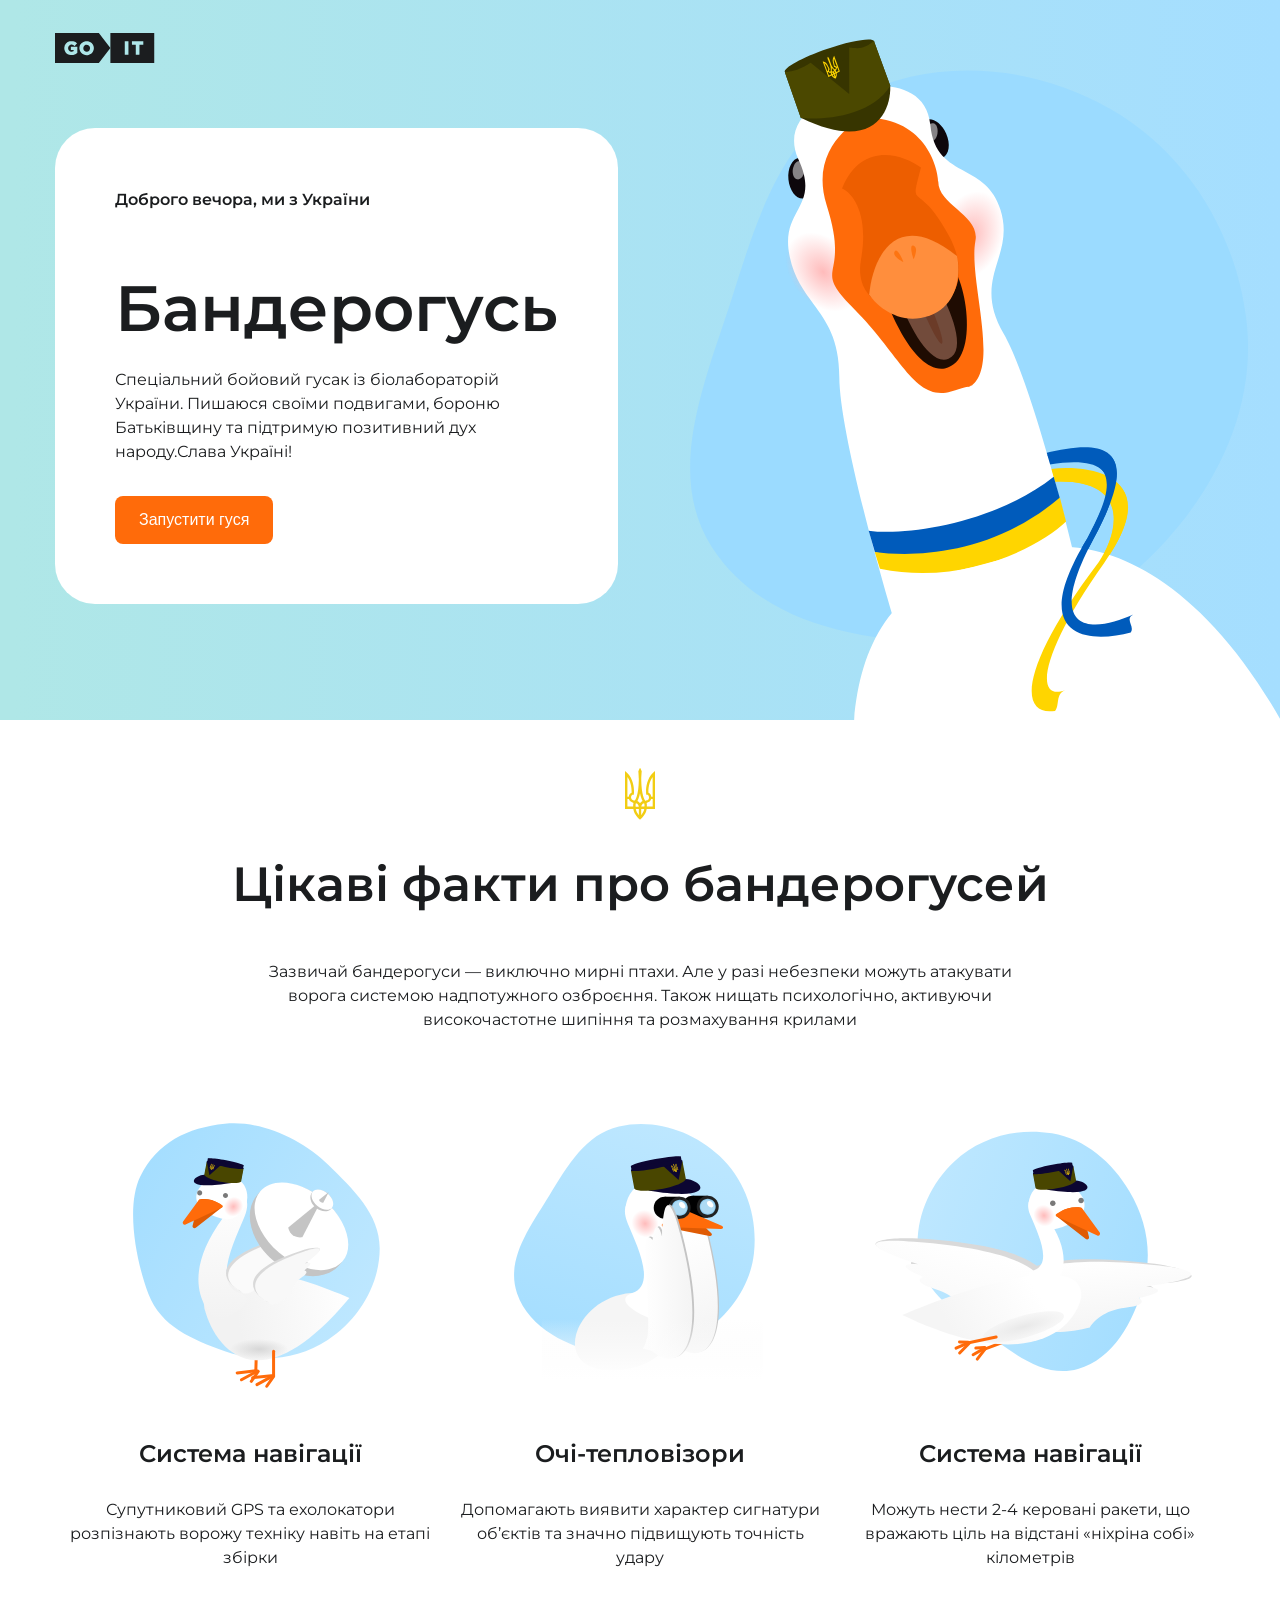
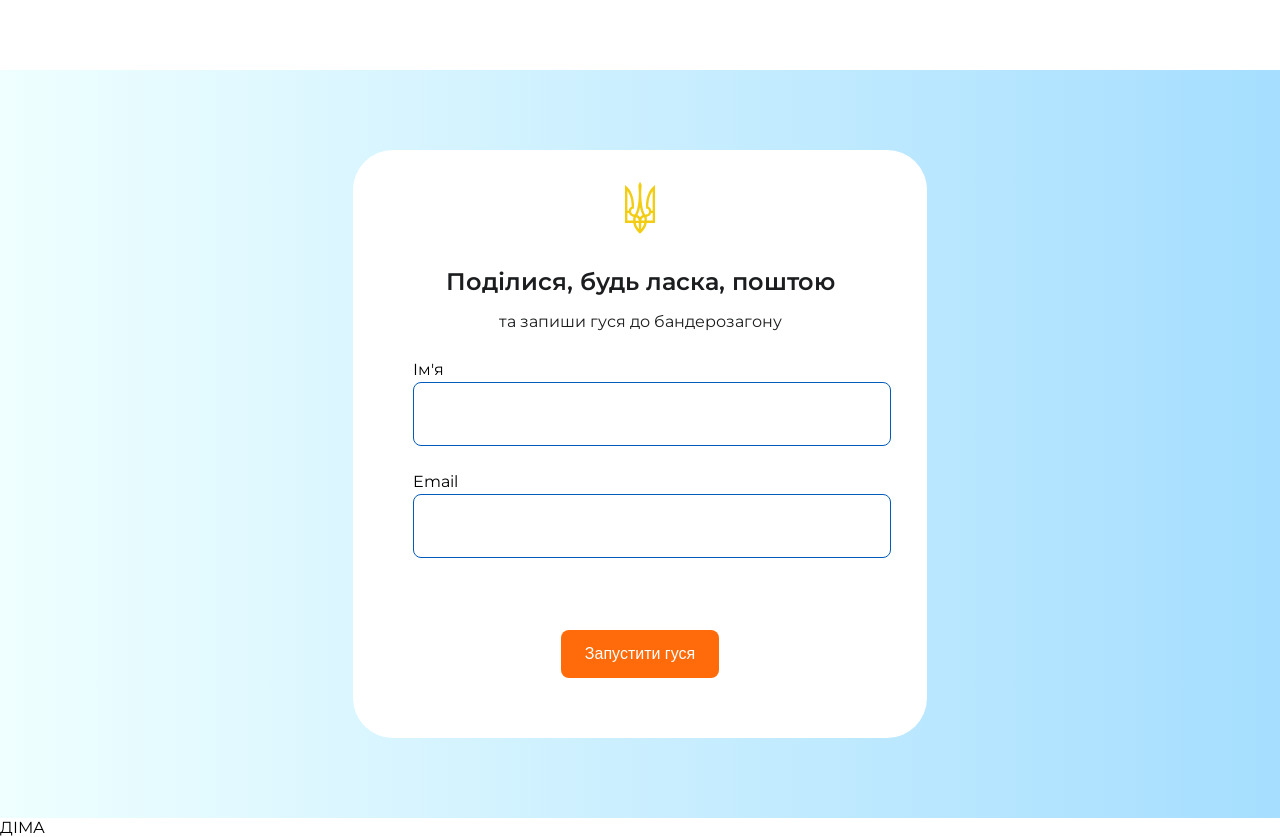
<file: index.html>
<!DOCTYPE html>
<html lang="en">
<head>
    <meta charset="UTF-8">
    <meta name="viewport" content="width=device-width, initial-scale=1.0">
    <title>Сайт написав dim0n4ki413</title>

    <link rel="preconnect" href="https://fonts.googleapis.com">
<link rel="preconnect" href="https://fonts.gstatic.com" crossorigin>
<link href="https://fonts.googleapis.com/css2?family=Montserrat:wght@400;600&display=swap" rel="stylesheet">

<link rel="preload" href="./img/gus-anim.gif" as="image">

<link rel="stylesheet" href="css/styles.css">
</head>
<body>
    <div class="main-page"> 

        <div class="wrapper">

            <div class="main-page-left-side">  

             <img src="img/logo.svg" alt="logotip" class="logo">  

                <div class="main-page-text-container">

                    <p class="main-page-text-hello"> Доброго вечора, ми з України</p>
                    <h1 class="main-page-text-title"> Бандерогусь</h1>
                    <p class="main-page-text-desct"> Спеціальний бойовий гусак із біолабораторій України. 
                        Пишаюся своїми подвигами, бороню Батьківщину та підтримую 
                        позитивний дух народу.Слава Україні!</p>     
                    
                    <button class="main-page-btn" id="go-to-form-btn">
                       Запустити гуся
                    </button>

                </div>

            </div>

          <img src="img/gus.svg" alt="Banderogus">  

        </div>

</div>    
    <div class="gus-facts">

        <img src="img/trezub.svg" alt="tryzub">

        <h2 class="main-page-text-fact">Цікаві факти про бандерогусей</h2>

        <p class="gus-facts-dscr">Зазвичай бандерогуси — виключно мирні птахи. 
            Але у разі небезпеки можуть атакувати ворога системою надпотужного озброєння. 
            Також нищать психологічно, активуючи високочастотне шипіння та розмахування крилами
        </p>
         <div class="wrapper">
            <div class="gus-facts-item">
                <img src="img/gus1.svg" alt="gus fact 1">
                <h3 class="gus-facts-item-title">Система навігації</h3>
                <p class="gus-facts-item-dscr">Супутниковий GPS та ехолокатори розпізнають ворожу техніку навіть на етапі збірки</p>
            </div>
            <div class="gus-facts-item">
                <img src="img/gus2.svg" alt="gus fact 2">
                <h3 class="gus-facts-item-title">Очі-тепловізори</h3>
                <p class="gus-facts-item-dscr">Допомагають виявити характер сигнатури об’єктів та значно підвищують точність удару</p>
            </div>
            <div class="gus-facts-item">
                <img src="img/gus3.svg" alt="gus fact 3">
                <h3 class="gus-facts-item-title">Система навігації</h3>
                <p class="gus-facts-item-dscr">Можуть нести 2-4 керовані ракети, що вражають ціль на відстані «ніхріна собі» кілометрів</p>
            </div>
         </div>
    </div>

        <div class="form-page">
            <form action="#" class="form" netlify id="form">
                <img src="img/trezub.svg" alt="trezub">
                <h4 class="form-title">Поділися, будь ласка, поштою</h4>
                <p class="form-decr">та запиши гуся до бандерозагону</p>
               
                <div class="form-fild">
                    <label class="form-label" for="user-name">Ім'я</label>
                    <input type="text" class="form-input" id="user-name" name="Ім'я користувача">
                </div>
                <div class="form-fild">
                    <label class="form-label" for="user-email">Email</label>
                    <input type="email" class="form-input" id="user-email" name="Email користувача">
                </div>

                <button class="form-btn" id="launch-btn">Запустити гуся</button>

            </form>
           
        </div>
        <footer> ДІМА </footer>
</div>
<script src="js/form.js"></script>
</body>
</html>
</file>
<file: css/styles.css>
html,
body {
    margin: 0;
    height: 100%;
    font-family: "Montserrat", sans-serif;
}
.wrapper {
    width: 1170px;
    margin: auto;
    display: flex;
    justify-content: space-around;
}
.main-page {
    background: var(--background, linear-gradient(90deg, #afe7e7 1.14%, #A5DEFF 100%));
}
.main-page-text-container {
    box-sizing: border-box;
    border-radius: 40px;
    background:#FFF;
    padding-top: 60px;
    padding-left: 60px;
    padding-right: 60px;
    padding-bottom: 60px;
    
}
.main-page-btn {
    border-radius: 8px;
    border: none;
    color: #FFF;
    background:  #FF6B0A;
    padding-top: 12px;
    padding-left: 24px;
    padding-right: 24px;
    padding-bottom: 12px;
    box-sizing: border-box;
    font-size: 16px;
    font-weight: 400;
    line-height: 24px; 
    cursor: pointer;

}
.logo {
    margin-top: 32px;
    margin-bottom: 60px;
}
.main-page-text-hello {
color: #1B1D1F;
font-size: 16px;
font-style: normal;
font-weight: 600;
line-height: 24px;
margin-top: 0px;
margin-bottom: 60px;
}
.main-page-text-title {
color: #1B1D1F;
font-size: 64px;
font-style: normal;
font-weight: 600;
line-height: 72px; 
margin-top: 0px;
margin-bottom: 24px;
}
.main-page-text-desct {
color:  #1B1D1F;
font-size: 16px;
font-style: normal;
font-weight: 400;
line-height: 24px;
margin-top: 0px;
margin-bottom: 32px;
}
.gus-facts {
    text-align: center;
    padding-top: 48px;
    padding-bottom: 100px;
}
.main-page-text-fact {
color: #1B1D1F;
text-align: center;
font-size: 48px;
font-weight: 600;
line-height: 72px; 
margin-top: 24px;

}
.gus-facts-dscr {
    color:#1B1D1F;
    text-align: center;     
    font-size: 16px;
    font-weight: 400;
    line-height: 24px; 
    width: 772px;
    margin: auto;
    margin-top: 32px;
    margin-bottom: 24px;
}
.gus-facts-item-title {
color:#1B1D1F;
text-align: center;
font-size: 24px;
font-weight: 600;
line-height: 24px;
margin-top: 8px;
margin-bottom: 32px;
}
.gus-facts-item-dscr {
color: #1B1D1F;
text-align: center;
font-size: 16px;
font-weight: 400;
line-height: 24px;
margin: 0px;
}
.gus-facts-item {
    width: 374px;
}
.form-page {
background: var(--background, linear-gradient(90deg, #EFFFFF 0%, #A5DEFF 100%)); 
padding-top: 80px;
padding-bottom: 80px;
}
.form {
border-radius: 40px;
background: #FFF;
width: 574px;
padding-top: 32px;
padding-left: 60px;
padding-right: 60px;
padding-bottom: 60px;
box-sizing: border-box;
margin: auto;
text-align: center;
}
.form-title {
color: #1B1D1F;
font-size: 24px;
font-weight: 600;
line-height: 24px;
margin-top: 32px;
margin-bottom: 12px;
}
.form-decr {
color: #1B1D1F;
font-size: 16px;
font-weight: 400;
line-height: 24px;
margin-bottom: 24px;
}
.form-input {
border-radius: 8px;
border: 1px solid var(--blue, #005BBB);
background: #FFF;
width: 452px;
height: 60px;
flex-shrink: 0;
color: #1B1D1F;
font-size: 16px;
font-weight: 400;
line-height: 24px;
padding-left: 12px;
padding-right: 12px;
}
.form-label {
color: #000;
font-size: 16px;
font-weight: 400;
line-height: 24px;
margin-bottom: 8px;
}
.form-fild {
text-align: left;  
margin-bottom: 24px;
}
.form-btn {
border-radius: 8px;
border: none;
color: #FFF;
background:  #FF6B0A;
padding-top: 12px;
padding-left: 24px;
padding-right: 24px;
padding-bottom: 12px;
box-sizing: border-box;
font-size: 16px;
font-weight: 400;
line-height: 24px; 
cursor: pointer;
margin-top: 48px;
}
.gus-anim {
    position: fixed;
    top: 0;
    bottom: 0;
    left: 0;
    margin-bottom: auto;
    margin-top: auto;
    width: 100%;
    z-index: 2;
    pointer-events: none;
}
</file>
